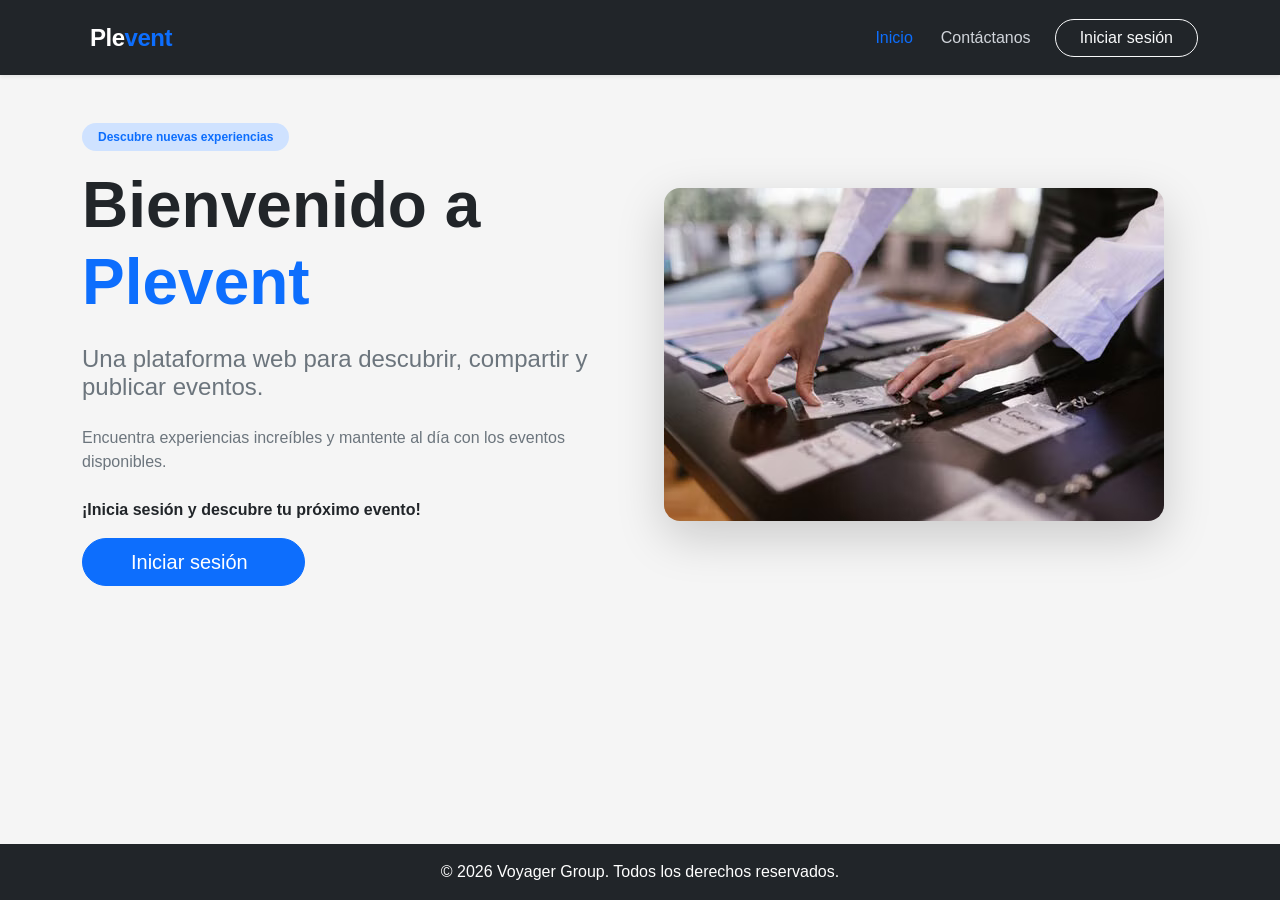
<file: index.html>
<!DOCTYPE html>
<html lang="en">

<head>
    <meta charset="UTF-8">
    <meta name="viewport" content="width=device-width, initial-scale=1.0">
    <title>Plevent - Inicio</title>
    <link rel="stylesheet" href="https://cdn.jsdelivr.net/npm/bootstrap@5.3.8/dist/css/bootstrap.min.css">
    <link rel="stylesheet" href="./style.css">
</head>

<body class="page-with-footer">
    <header>
        <nav class="navbar navbar-expand-lg navbar-dark bg-dark shadow-sm">
            <div class="container">

                <a class="navbar-brand fw-bold fs-4" href="index.html">
                    <i class="bi bi-calendar-event text-primary me-2"></i>
                    Ple<span class="text-primary">vent</span>
                </a>

                <button class="navbar-toggler" type="button" data-bs-toggle="collapse" data-bs-target="#navbarEventos"
                    aria-controls="navbarEventos" aria-expanded="false" aria-label="Abrir menú">
                    <span class="navbar-toggler-icon"></span>
                </button>

                <div class="collapse navbar-collapse" id="navbarEventos">
                    <ul class="navbar-nav ms-auto align-items-lg-center gap-lg-2">

                        <li class="nav-item">
                            <a class="nav-link active" href="index.html">
                                <i class="bi bi-house-door me-1"></i>
                                Inicio
                            </a>
                        </li>

                        <li class="nav-item" id="events">
                            <a class="nav-link" href="pages/eventos.html">
                                <i class="bi bi-ticket-perforated me-1"></i>
                                Eventos
                            </a>
                        </li>

                        <li class="nav-item">
                            <a class="nav-link" href="pages/contact.html">
                                <i class="bi bi-envelope me-1"></i>
                                Contáctanos
                            </a>
                        </li>

                        <li class="nav-item" id="login">
                            <a class="btn btn-outline-light rounded-pill px-4 ms-lg-2" href="pages/sesion.html">
                                Iniciar sesión
                            </a>
                        </li>

                        <li class="nav-item" id="logout">
                            <button class="btn btn-danger rounded-pill px-4 ms-lg-2" onclick="salir()">
                                <i class="bi bi-box-arrow-right me-1"></i>
                                Cerrar sesión
                            </button>
                        </li>

                    </ul>
                </div>
            </div>
        </nav>
    </header>
    <main class="container-fluid p-0">
        <section class="hero-section d-flex align-items-center">
            <div class="container py-5">
                <div class="row align-items-center g-5">

                    <div class="col-lg-6 text-center text-lg-start">
                        <span class="badge rounded-pill bg-primary-subtle text-primary px-3 py-2 mb-3">
                            Descubre nuevas experiencias
                        </span>

                        <h1 class="display-3 fw-bold mb-4">
                            Bienvenido a <span class="text-primary">Plevent</span>
                        </h1>

                        <h2 class="fs-4 text-secondary fw-normal mb-4">
                            Una plataforma web para descubrir, compartir y publicar eventos.
                        </h2>

                        <p class="text-secondary mb-4">
                            Encuentra experiencias increíbles y mantente al día con los eventos disponibles.
                        </p>

                        <strong class="d-block mb-3">
                            ¡Inicia sesión y descubre tu próximo evento!
                        </strong>

                        <a href="pages/sesion.html" class="btn btn-primary btn-lg rounded-pill px-5">
                            Iniciar sesión
                            <i class="bi bi-arrow-right ms-2"></i>
                        </a>
                    </div>

                    <div class="col-lg-6">
                        <img src="img/Pasted image.png" class="img-fluid rounded-4 shadow-lg hero-image"
                            alt="Fotografía de un evento">
                    </div>

                </div>
            </div>
        </section>
    </main>

    <footer class="bg-dark text-white text-center py-3 mt-4">
        <p class="mb-0">
            &copy; 2026 Voyager Group. Todos los derechos reservados.
        </p>
    </footer>
    <script src="https://cdn.jsdelivr.net/npm/bootstrap@5.3.8/dist/js/bootstrap.bundle.min.js"></script>
    <script src="js/index.js"></script>
</body>

</html>
</file>
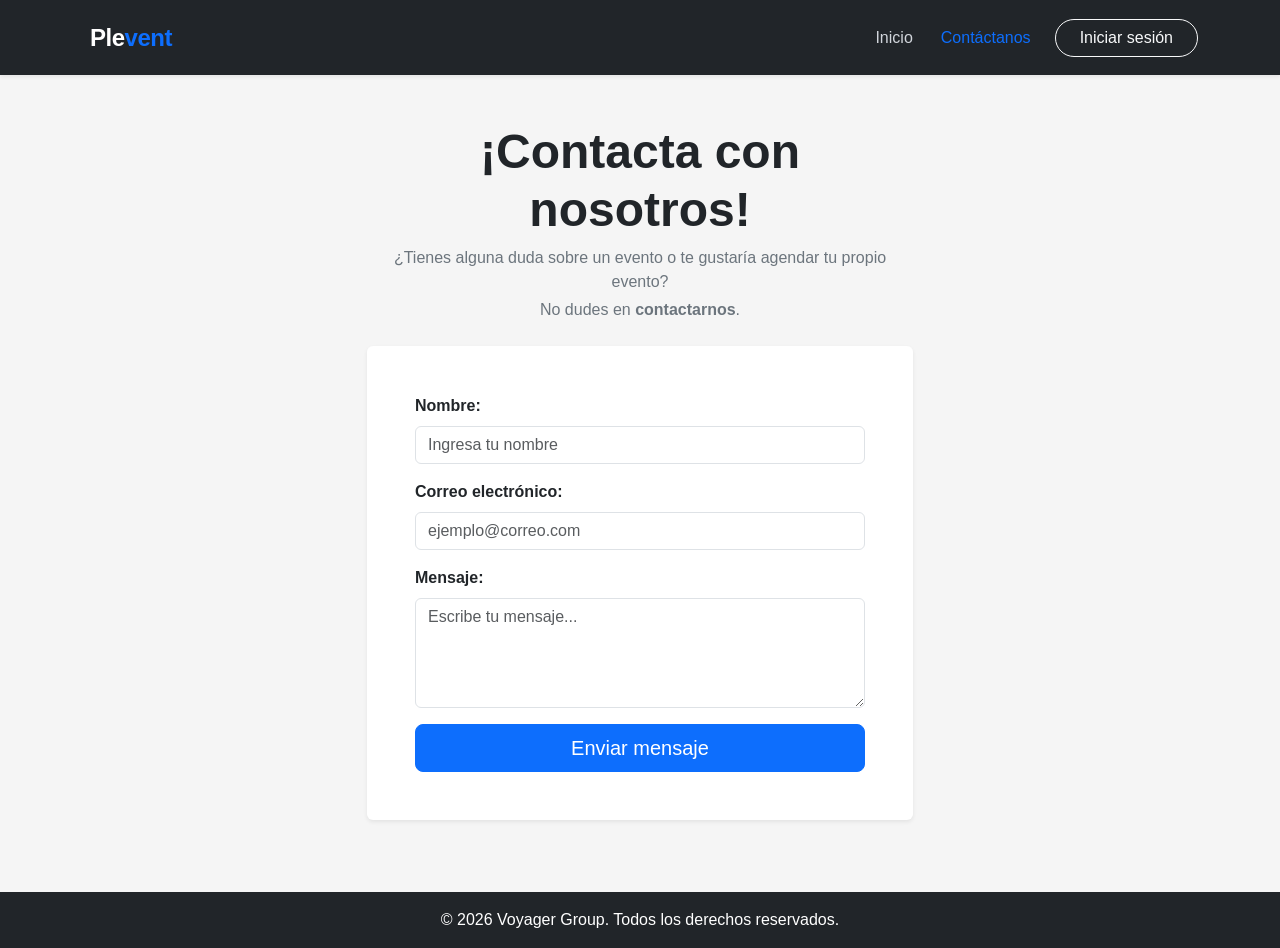
<file: pages/contact.html>
<!DOCTYPE html>
<html lang="en">

<head>
    <meta charset="UTF-8">
    <meta name="viewport" content="width=device-width, initial-scale=1.0">
    <title>Contactanos</title>
    <link rel="stylesheet" href="https://cdn.jsdelivr.net/npm/bootstrap@5.3.8/dist/css/bootstrap.min.css">
    <link rel="stylesheet" href="../style.css">
</head>

<body class="page-with-footer">
    <header>
        <nav class="navbar navbar-expand-lg navbar-dark bg-dark shadow-sm">
            <div class="container">

                <a class="navbar-brand fw-bold fs-4" href="../index.html">
                    <i class="bi bi-calendar-event text-primary me-2"></i>
                    Ple<span class="text-primary">vent</span>
                </a>

                <button class="navbar-toggler" type="button" data-bs-toggle="collapse" data-bs-target="#navbarEventos"
                    aria-controls="navbarEventos" aria-expanded="false" aria-label="Abrir menú">
                    <span class="navbar-toggler-icon"></span>
                </button>

                <div class="collapse navbar-collapse" id="navbarEventos">
                    <ul class="navbar-nav ms-auto align-items-lg-center gap-lg-2">

                        <li class="nav-item">
                            <a class="nav-link" href="../index.html">
                                <i class="bi bi-house-door me-1"></i>
                                Inicio
                            </a>
                        </li>

                        <li class="nav-item" id="events">
                            <a class="nav-link" href="eventos.html">
                                <i class="bi bi-ticket-perforated me-1"></i>
                                Eventos
                            </a>
                        </li>

                        <li class="nav-item">
                            <a class="nav-link active" href="contact.html">
                                <i class="bi bi-envelope me-1"></i>
                                Contáctanos
                            </a>
                        </li>

                        <li class="nav-item" id="login">
                            <a class="btn btn-outline-light rounded-pill px-4 ms-lg-2" href="sesion.html">
                                Iniciar sesión
                            </a>
                        </li>

                        <li class="nav-item" id="logout">
                            <button class="btn btn-danger rounded-pill px-4 ms-lg-2" onclick="salir()">
                                <i class="bi bi-box-arrow-right me-1"></i>
                                Cerrar sesión
                            </button>
                        </li>

                    </ul>
                </div>
            </div>
        </nav>
    </header>


    <main class="container py-5">
        <div class="row justify-content-center">
            <div class="col-12 col-md-8 col-lg-6">

                <div class="text-center mb-4">
                    <h1 class="display-5 fw-bold">¡Contacta con nosotros!</h1>
                    <p class="text-secondary mb-1">
                        ¿Tienes alguna duda sobre un evento o te gustaría agendar tu propio evento?
                    </p>
                    <p class="text-secondary">
                        No dudes en <strong>contactarnos</strong>.
                    </p>
                </div>

                <section class="card shadow-sm border-0">
                    <div class="card-body p-4 p-md-5">

                        <form action="">
                            <div class="mb-3">
                                <label for="nombre" class="form-label fw-semibold">
                                    Nombre:
                                </label>
                                <input type="text" class="form-control" id="nombre" name="nombre"
                                    placeholder="Ingresa tu nombre" required />
                            </div>

                            <div class="mb-3">
                                <label for="email" class="form-label fw-semibold">
                                    Correo electrónico:
                                </label>
                                <input type="email" class="form-control" id="email" name="email"
                                    placeholder="ejemplo@correo.com" required />
                            </div>

                            <div class="mb-3">
                                <label for="mensaje" class="form-label fw-semibold">
                                    Mensaje:
                                </label>
                                <textarea class="form-control" id="mensaje" name="mensaje" rows="4"
                                    placeholder="Escribe tu mensaje..." required></textarea>
                            </div>

                            <p id="error" class="text-danger small"></p>

                            <div class="d-grid">
                                <button type="button" class="btn btn-primary btn-lg" onclick="mandarMensaje()">
                                    Enviar mensaje
                                </button>
                            </div>
                        </form>

                    </div>
                </section>

            </div>
        </div>
    </main>

    <footer class="bg-dark text-white text-center py-3 mt-4">
        <p class="mb-0">
            &copy; 2026 Voyager Group. Todos los derechos reservados.
        </p>
    </footer>


    <script src="https://cdn.jsdelivr.net/npm/bootstrap@5.3.8/dist/js/bootstrap.bundle.min.js"></script>
    <script src="../js/contacto.js"></script>
</body>

</html>
</file>
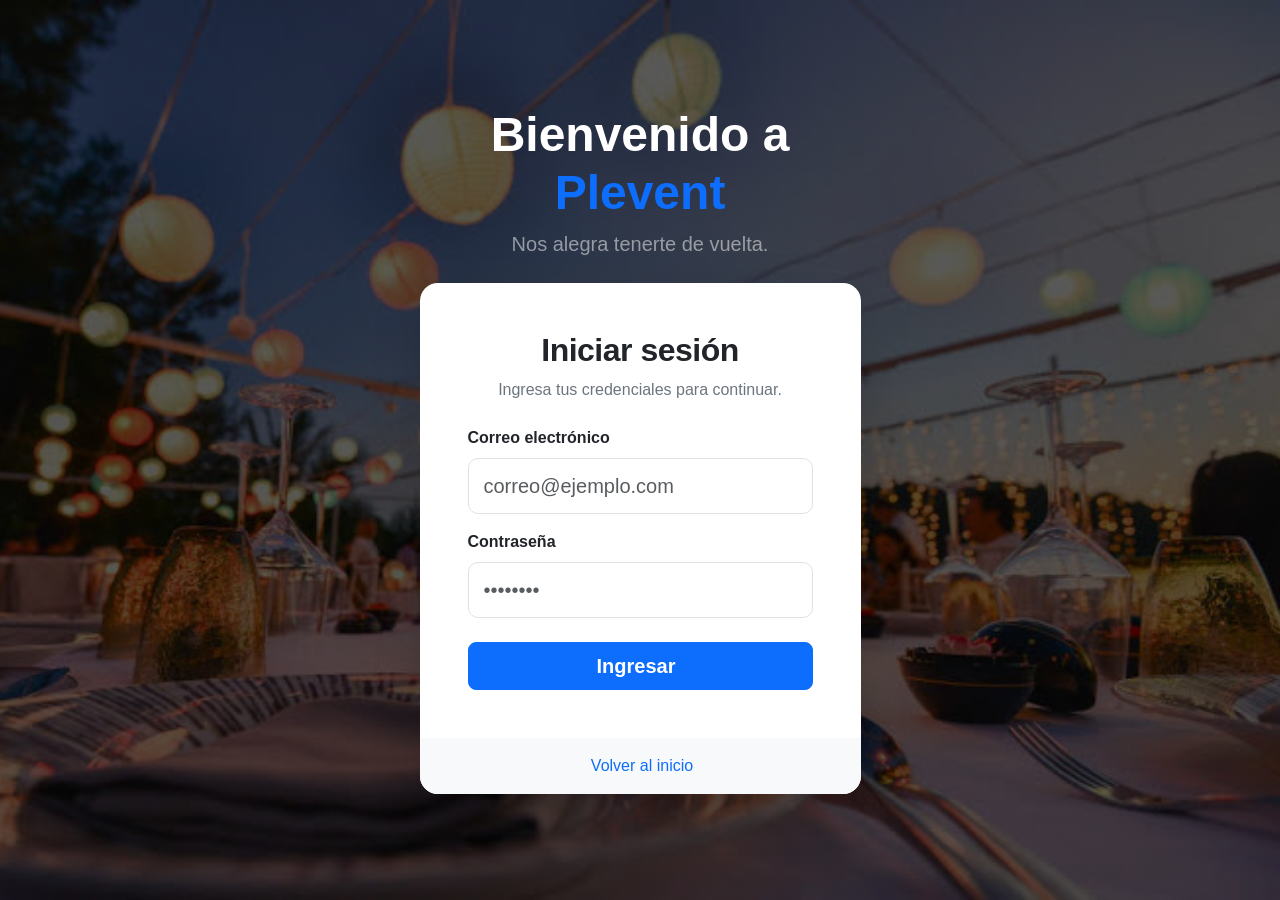
<file: pages/eventos.html>
<!DOCTYPE html>
<html lang="en">

<head>
    <meta charset="UTF-8">
    <meta name="viewport" content="width=device-width, initial-scale=1.0">
    <title>Eventos - pleyent</title>
    <link rel="stylesheet" href="https://cdn.jsdelivr.net/npm/bootstrap@5.3.8/dist/css/bootstrap.min.css">
    <link rel="stylesheet" href="../style.css">
</head>

<body class="page-with-footer">

    <header>
        <nav class="navbar navbar-expand-lg navbar-dark bg-dark shadow-sm">
            <div class="container">

                <a class="navbar-brand fw-bold fs-4" href="../index.html">
                    <i class="bi bi-calendar-event text-primary me-2"></i>
                    Ple<span class="text-primary">vent</span>
                </a>

                <button class="navbar-toggler" type="button" data-bs-toggle="collapse" data-bs-target="#navbarEventos"
                    aria-controls="navbarEventos" aria-expanded="false" aria-label="Abrir menú">
                    <span class="navbar-toggler-icon"></span>
                </button>

                <div class="collapse navbar-collapse" id="navbarEventos">
                    <ul class="navbar-nav ms-auto align-items-lg-center gap-lg-2">

                        <li class="nav-item">
                            <a class="nav-link" href="../index.html">
                                <i class="bi bi-house-door me-1"></i>
                                Inicio
                            </a>
                        </li>

                        <li class="nav-item" id="events">
                            <a class="nav-link active" href="eventos.html">
                                <i class="bi bi-ticket-perforated me-1"></i>
                                Eventos
                            </a>
                        </li>

                        <li class="nav-item">
                            <a class="nav-link" href="contact.html">
                                <i class="bi bi-envelope me-1"></i>
                                Contáctanos
                            </a>
                        </li>

                        <li class="nav-item" id="logout">
                            <button class="btn btn-danger rounded-pill px-4 ms-lg-2" onclick="salir()">
                                <i class="bi bi-box-arrow-right me-1"></i>
                                Cerrar sesión
                            </button>
                        </li>

                    </ul>
                </div>
            </div>
        </nav>
    </header>
        <main class="container py-5 events-page">
        <section class="events-heading text-center mb-5" aria-labelledby="titulo-eventos">
            <span class="badge rounded-pill bg-primary-subtle text-primary px-3 py-2 mb-3">Descubre nuevas
                experiencias</span>
            <h1 id="titulo-eventos" class="display-4 fw-bold mb-3">Próximos <span class="text-primary">eventos</span>
            </h1>
            <p class="lead text-secondary mb-4">Encuentra tu próxima experiencia en Medellín y reserva tu lugar.</p>
            <nav class="event-index mx-auto" aria-label="Índice de eventos">
                <span class="fw-semibold me-2">Explora:</span>
                <a href="#evento-1">Investigación</a><a href="#evento-2">Hackathon</a><a href="#evento-3">Festival</a>
                <a href="#evento-4">Programación</a><a href="#evento-5">Ciencia</a><a href="#evento-6">Teatro</a>
            </nav>
        </section>

        <section id="eventos" aria-label="Listado de próximos eventos">
            <div class="row g-4">
                <div class="col-12 col-md-6 col-xl-4">
                    <article class="card event-card h-100" id="evento-1">
                        <img src="https://images.unsplash.com/photo-1540575467063-178a50c2df87?auto=format&fit=crop&w=900&q=85"
                            class="card-img-top event-image" alt="Auditorio preparado para un congreso académico"
                            loading="lazy">
                        <div class="card-body d-flex flex-column"><span
                                class="badge event-category academic align-self-start mb-3">Académico</span>
                            <h2 class="h4 card-title">Congreso de Investigación Universitaria</h2>
                            <p class="card-text text-secondary">Estudiantes y docentes presentan proyectos de salud,
                                educación, ingeniería y ciencias sociales, con ponencias, paneles y espacios de
                                conversación.</p>
                            <ul class="event-details list-unstyled">
                                <li><i class="bi bi-calendar3"></i><span><time datetime="2026-11-12">12 de noviembre de
                                            2026</time></span></li>
                                <li><i class="bi bi-clock"></i><span>8:00 a. m. – 5:00 p. m.</span></li>
                                <li><i class="bi bi-geo-alt"></i><span>Auditorio Principal, Medellín</span></li>
                                <li><i class="bi bi-ticket"></i><span>Gratuita con inscripción previa</span></li>
                            </ul>
                            <a class="btn btn-primary rounded-pill mt-auto" href="#contacto">Quiero inscribirme <i
                                    class="bi bi-arrow-right ms-1"></i></a>
                        </div>
                    </article>
                </div>

                <div class="col-12 col-md-6 col-xl-4">
                    <article class="card event-card h-100" id="evento-2">
                        <img src="https://images.unsplash.com/photo-1504384308090-c894fdcc538d?auto=format&fit=crop&w=900&q=85"
                            class="card-img-top event-image"
                            alt="Equipo colaborando en un espacio de innovación tecnológica" loading="lazy">
                        <div class="card-body d-flex flex-column"><span
                                class="badge event-category tech align-self-start mb-3">Tecnológico</span>
                            <h2 class="h4 card-title">Hackathon de Innovación Social</h2>
                            <p class="card-text text-secondary">Durante 24 horas, programadores, diseñadores y
                                emprendedores crearán soluciones tecnológicas para problemas reales de su comunidad.
                                Habrá premios y mentoría.</p>
                            <ul class="event-details list-unstyled">
                                <li><i class="bi bi-calendar3"></i><span><time datetime="2026-11-20">20 y 21 de
                                            noviembre de 2026</time></span></li>
                                <li><i class="bi bi-clock"></i><span>9:00 a. m. (inicio)</span></li>
                                <li><i class="bi bi-geo-alt"></i><span>Centro de Innovación, Medellín</span></li>
                                <li><i class="bi bi-ticket"></i><span>Gratuita, cupos limitados por equipo</span></li>
                            </ul>
                            <a class="btn btn-primary rounded-pill mt-auto" href="#contacto">Quiero inscribirme <i
                                    class="bi bi-arrow-right ms-1"></i></a>
                        </div>
                    </article>
                </div>

                <div class="col-12 col-md-6 col-xl-4">
                    <article class="card event-card h-100" id="evento-3">
                        <img src="https://images.unsplash.com/photo-1501386761578-eac5c94b800a?auto=format&fit=crop&w=900&q=85"
                            class="card-img-top event-image"
                            alt="Público disfrutando un festival de música al aire libre" loading="lazy">
                        <div class="card-body d-flex flex-column"><span
                                class="badge event-category culture align-self-start mb-3">Cultural</span>
                            <h2 class="h4 card-title">Festival de Música y Cultura Regional</h2>
                            <p class="card-text text-secondary">Un día para celebrar la diversidad de nuestras regiones
                                con música en vivo, danza tradicional, gastronomía típica y exposiciones de artesanías.
                            </p>
                            <ul class="event-details list-unstyled">
                                <li><i class="bi bi-calendar3"></i><span><time datetime="2026-12-05">5 de diciembre de
                                            2026</time></span></li>
                                <li><i class="bi bi-clock"></i><span>11:00 a. m. – 10:00 p. m.</span></li>
                                <li><i class="bi bi-geo-alt"></i><span>Parque Cultural, Medellín</span></li>
                                <li><i class="bi bi-ticket"></i><span>Entrada libre</span></li>
                            </ul>
                            <a class="btn btn-primary rounded-pill mt-auto" href="#contacto">Más información <i
                                    class="bi bi-arrow-right ms-1"></i></a>
                        </div>
                    </article>
                </div>

                <div class="col-12 col-md-6 col-xl-4">
                    <article class="card event-card h-100" id="evento-4">
                        <img src="https://images.unsplash.com/photo-1516321318423-f06f85e504b3?auto=format&fit=crop&w=900&q=85"
                            class="card-img-top event-image"
                            alt="Persona aprendiendo programación frente a un computador" loading="lazy">
                        <div class="card-body d-flex flex-column"><span
                                class="badge event-category tech align-self-start mb-3">Tecnológico / Académico</span>
                            <h2 class="h4 card-title">Taller de Introducción a la Programación Web</h2>
                            <p class="card-text text-secondary">Taller práctico para principiantes: aprenderás
                                fundamentos de HTML y CSS y publicarás tu primera página web. Solo necesitas traer tu
                                computador.</p>
                            <ul class="event-details list-unstyled">
                                <li><i class="bi bi-calendar3"></i><span><time datetime="2027-01-16">16 de enero de
                                            2027</time></span></li>
                                <li><i class="bi bi-clock"></i><span>2:00 p. m. – 6:00 p. m.</span></li>
                                <li><i class="bi bi-geo-alt"></i><span>Sala de Cómputo 2, Medellín</span></li>
                                <li><i class="bi bi-ticket"></i><span>Gratuita con inscripción previa</span></li>
                            </ul>
                            <a class="btn btn-primary rounded-pill mt-auto" href="#contacto">Quiero inscribirme <i
                                    class="bi bi-arrow-right ms-1"></i></a>
                        </div>
                    </article>
                </div>

                <div class="col-12 col-md-6 col-xl-4">
                    <article class="card event-card h-100" id="evento-5">
                        <img src="https://images.unsplash.com/photo-1581091226825-a6a2a5aee158?auto=format&fit=crop&w=900&q=85"
                            class="card-img-top event-image"
                            alt="Estudiante trabaja en un prototipo de ciencia y tecnología" loading="lazy">
                        <div class="card-body d-flex flex-column"><span
                                class="badge event-category academic align-self-start mb-3">Académico /
                                Tecnológico</span>
                            <h2 class="h4 card-title">Feria de Ciencia y Tecnología</h2>
                            <p class="card-text text-secondary">Estudiantes exhiben prototipos, experimentos y proyectos
                                de robótica. Una experiencia para toda la familia, con demostraciones y actividades
                                infantiles.</p>
                            <ul class="event-details list-unstyled">
                                <li><i class="bi bi-calendar3"></i><span><time datetime="2027-02-13">13 y 14 de febrero
                                            de 2027</time></span></li>
                                <li><i class="bi bi-clock"></i><span>9:00 a. m. – 4:00 p. m.</span></li>
                                <li><i class="bi bi-geo-alt"></i><span>Pabellón de Exposiciones, Medellín</span></li>
                                <li><i class="bi bi-ticket"></i><span>Entrada libre</span></li>
                            </ul>
                            <a class="btn btn-primary rounded-pill mt-auto" href="#contacto">Más información <i
                                    class="bi bi-arrow-right ms-1"></i></a>
                        </div>
                    </article>
                </div>

                <div class="col-12 col-md-6 col-xl-4">
                    <article class="card event-card h-100" id="evento-6">
                        <img src="https://images.unsplash.com/photo-1503095396549-807759245b35?auto=format&fit=crop&w=900&q=85"
                            class="card-img-top event-image" alt="Escenario de teatro iluminado antes de una función"
                            loading="lazy">
                        <div class="card-body d-flex flex-column"><span
                                class="badge event-category culture align-self-start mb-3">Cultural</span>
                            <h2 class="h4 card-title">Noche de Teatro y Poesía</h2>
                            <p class="card-text text-secondary">Obras breves y lectura de poesía a cargo de grupos
                                locales, seguidas de un conversatorio abierto con los artistas.</p>
                            <ul class="event-details list-unstyled">
                                <li><i class="bi bi-calendar3"></i><span><time datetime="2027-03-06">6 de marzo de
                                            2027</time></span></li>
                                <li><i class="bi bi-clock"></i><span>7:00 p. m.</span></li>
                                <li><i class="bi bi-geo-alt"></i><span>Teatro Municipal, Medellín</span></li>
                                <li><i class="bi bi-ticket"></i><span>Donación voluntaria</span></li>
                            </ul>
                            <a class="btn btn-primary rounded-pill mt-auto" href="#contacto">Más información <i
                                    class="bi bi-arrow-right ms-1"></i></a>
                        </div>
                    </article>
                </div>
            </div>
        </section>
    </main>
    <footer class="bg-dark text-white text-center py-3 mt-4">
        <p class="mb-0">
            &copy; 2026 Voyager Group. Todos los derechos reservados.
        </p>
    </footer>

    <script src="../js/eventos.js"></script>
</body>

</html>
</file>
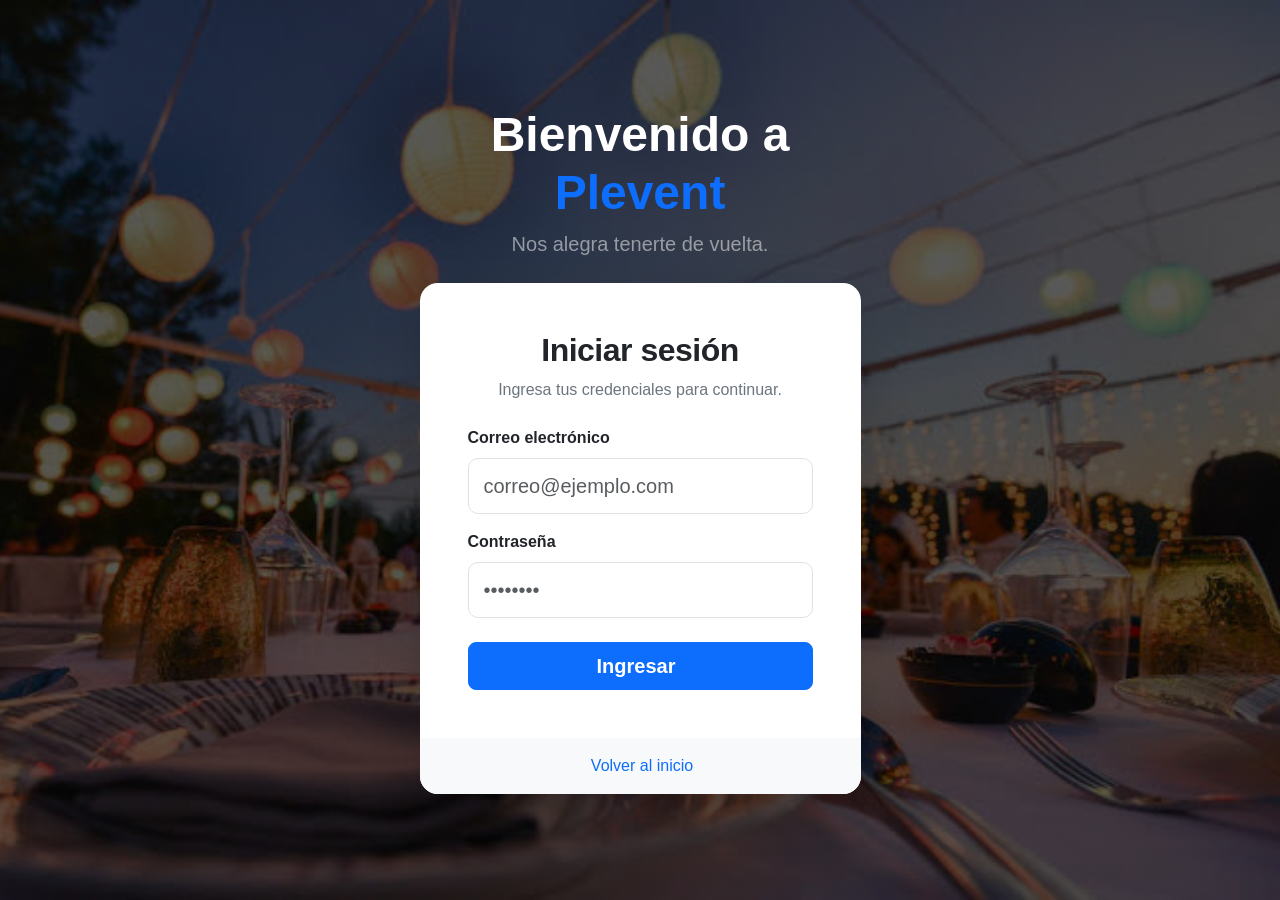
<file: pages/sesion.html>
<!doctype html>
<html lang="en">

<head>
    <meta charset="UTF-8" />
    <meta name="viewport" content="width=device-width, initial-scale=1.0" />
    <link rel="stylesheet" href="https://cdn.jsdelivr.net/npm/bootstrap@5.3.8/dist/css/bootstrap.min.css">
    <link rel="stylesheet" href="../style.css" />
    <title>Inicio de sesión</title>
</head>

<body class="sesion-body">

    <main class="container min-vh-100 d-flex align-items-center justify-content-center py-5">

        <div class="row justify-content-center w-100">

            <div class="col-12 col-sm-10 col-md-7 col-lg-5">

                <header class="text-center mb-4">
                    <h1 class="display-5 fw-bold text-white">
                        Bienvenido a <span class="text-primary">Plevent</span>
                    </h1>
                    <p class="text-white-50 fs-5">
                        Nos alegra tenerte de vuelta.
                    </p>
                </header>

                <section class="login-card card border-0 shadow-lg">

                    <div class="card-body p-4 p-md-5">

                        <header class="text-center mb-4">
                            <h2 class="fw-bold">Iniciar sesión</h2>
                            <p class="text-secondary">
                                Ingresa tus credenciales para continuar.
                            </p>
                        </header>

                        <form id="login-form">

                            <div class="mb-3">
                                <label for="email" class="form-label fw-semibold">
                                    Correo electrónico
                                </label>

                                <input type="email" class="form-control form-control-lg" id="email" name="email"
                                    placeholder="correo@ejemplo.com" autocomplete="email" required>
                            </div>

                            <div class="mb-3">
                                <label for="password" class="form-label fw-semibold">
                                    Contraseña
                                </label>

                                <input type="password" class="form-control form-control-lg" id="password"
                                    name="password" placeholder="••••••••" autocomplete="current-password" required>

                                <p id="error" class="text-danger small mt-2 mb-0" role="alert"></p>
                            </div>

                            <div class="d-grid mt-4">
                                <button onclick="iniciarSesion()" type="button"
                                    class="btn btn-primary btn-lg rounded-3">
                                    Ingresar
                                    <i class="bi bi-box-arrow-in-right ms-2"></i>
                                </button>
                            </div>

                        </form>

                    </div>

                    <footer class="card-footer bg-light text-center py-3 border-0">
                        <a href="../index.html" class="text-decoration-none">
                            <i class="bi bi-arrow-left me-1"></i>
                            Volver al inicio
                        </a>
                    </footer>

                </section>

            </div>

        </div>

    </main>

    <script src="../js/sesion.js"></script>

</body>

</html>
</file>
<file: style.css>
.contenido {
    display: flex;
    justify-content: space-around;
    align-items: center;

    max-width: 1100px;
    width: 90%;
    min-height: 100vh;
    margin: auto;
}

.login {
    width: 350px;
    background: white;
    padding: 35px;
    border-radius: 15px;
}

html,
body {
    width: 100%;
    height: 100%;
    margin: 0;
    background-color: #f5f5f5;
    font-family: sans-serif
}

body.page-with-footer {
    display: flex;
    flex-direction: column;
    height: auto;
    min-height: 100vh;
}

body.page-with-footer>main {
    flex: 1;
}

/* estilos de sesión */
.sesion-body {
    min-height: 100vh;
    background-image:
        linear-gradient(rgba(0, 0, 0, 0.65), rgba(0, 0, 0, 0.65)),
        url("./img/images.jpeg");
    background-size: cover;
    background-position: center;
    background-repeat: no-repeat;
    background-attachment: fixed;
    font-family: Arial, sans-serif;
}

.login-card {
    border-radius: 18px;
    overflow: hidden;
    background-color: #ffffff;
}

.login-card h2 {
    color: #212529;
    letter-spacing: -0.5px;
}

.login-card .form-control {
    border-radius: 10px;
    padding: 12px 15px;
    border: 1px solid #dee2e6;
    transition: border-color 0.2s ease, box-shadow 0.2s ease;
}

.login-card .form-control:focus {
    border-color: #0d6efd;
    box-shadow: 0 0 0 0.2rem rgba(13, 110, 253, 0.15);
}

.login-card .btn {
    font-weight: 600;
    transition: transform 0.2s ease, background-color 0.2s ease;
}

.login-card .btn:hover {
    transform: translateY(-2px);
}

.login-card footer a {
    color: #0d6efd;
    font-weight: 500;
}

@media (max-width: 576px) {
    .sesion-body {
        background-attachment: scroll;
    }

    .login-card .card-body {
        padding: 25px !important;
    }
}

.contenido {
    display: flex;
    justify-content: space-around;
    align-items: center;

    width: 90%;
    max-width: 1100px;
    min-height: 100vh;
    margin: auto;
}

.bienvenida {
    color: black;
    text-align: center;
    width: 100%;
    height: 100%;
    max-width: 400px;
}

/* estilos navbar  */

.navbar {
    min-height: 75px;
}

.navbar-brand {
    letter-spacing: -0.5px;
}

.navbar .nav-link {
    color: #d1d5db;
    font-weight: 500;
    transition: color 0.2s ease;
}

.navbar .nav-link:hover,
.navbar .nav-link.active {
    color: #0d6efd;
}

.navbar .btn {
    font-weight: 500;
    transition: all 0.2s ease;
}

.hiden {
    display: none;
}

/* Estilos de la página de eventos; conservan la paleta y tipografía del sitio. */
.events-page {
    max-width: 1200px;
}

.events-heading {
    padding: 1rem 0 0.5rem;
}

.event-index {
    display: flex;
    flex-wrap: wrap;
    justify-content: center;
    align-items: center;
    gap: 0.5rem 1rem;
    max-width: 850px;
    color: #495057;
}

.event-index a {
    color: #0d6efd;
    font-size: 0.95rem;
    text-decoration: none;
}

.event-index a:hover {
    text-decoration: underline;
}

.event-card {
    overflow: hidden;
    border: 0;
    border-radius: 1rem;
    box-shadow: 0 0.35rem 1.25rem rgba(33, 37, 41, 0.09);
    transition: transform 0.2s ease, box-shadow 0.2s ease;
}

.event-card:hover {
    transform: translateY(-4px);
    box-shadow: 0 0.75rem 1.75rem rgba(33, 37, 41, 0.14);
}

.event-image {
    width: 100%;
    height: 215px;
    object-fit: cover;
}

.event-card .card-body {
    padding: 1.4rem;
}

.event-card .card-title {
    line-height: 1.3;
}

.event-category {
    font-weight: 600;
}

.event-category.academic {
    color: #0a58ca;
    background-color: #cfe2ff;
}

.event-category.tech {
    color: #5a32a3;
    background-color: #e2d9f3;
}

.event-category.culture {
    color: #9a4b00;
    background-color: #ffe5c2;
}

.event-details {
    display: grid;
    gap: 0.65rem;
    margin: 0 0 1.25rem;
    color: #495057;
    font-size: 0.92rem;
}

.event-details li {
    display: flex;
    align-items: flex-start;
    gap: 0.6rem;
}

.event-details i {
    flex: 0 0 1rem;
    color: #0d6efd;
}

@media (max-width: 575.98px) {
    .events-page {
        padding-top: 2rem !important;
    }

    .event-image {
        height: 195px;
    }

    .event-index {
        gap: 0.6rem 0.85rem;
    }
}
</file>
